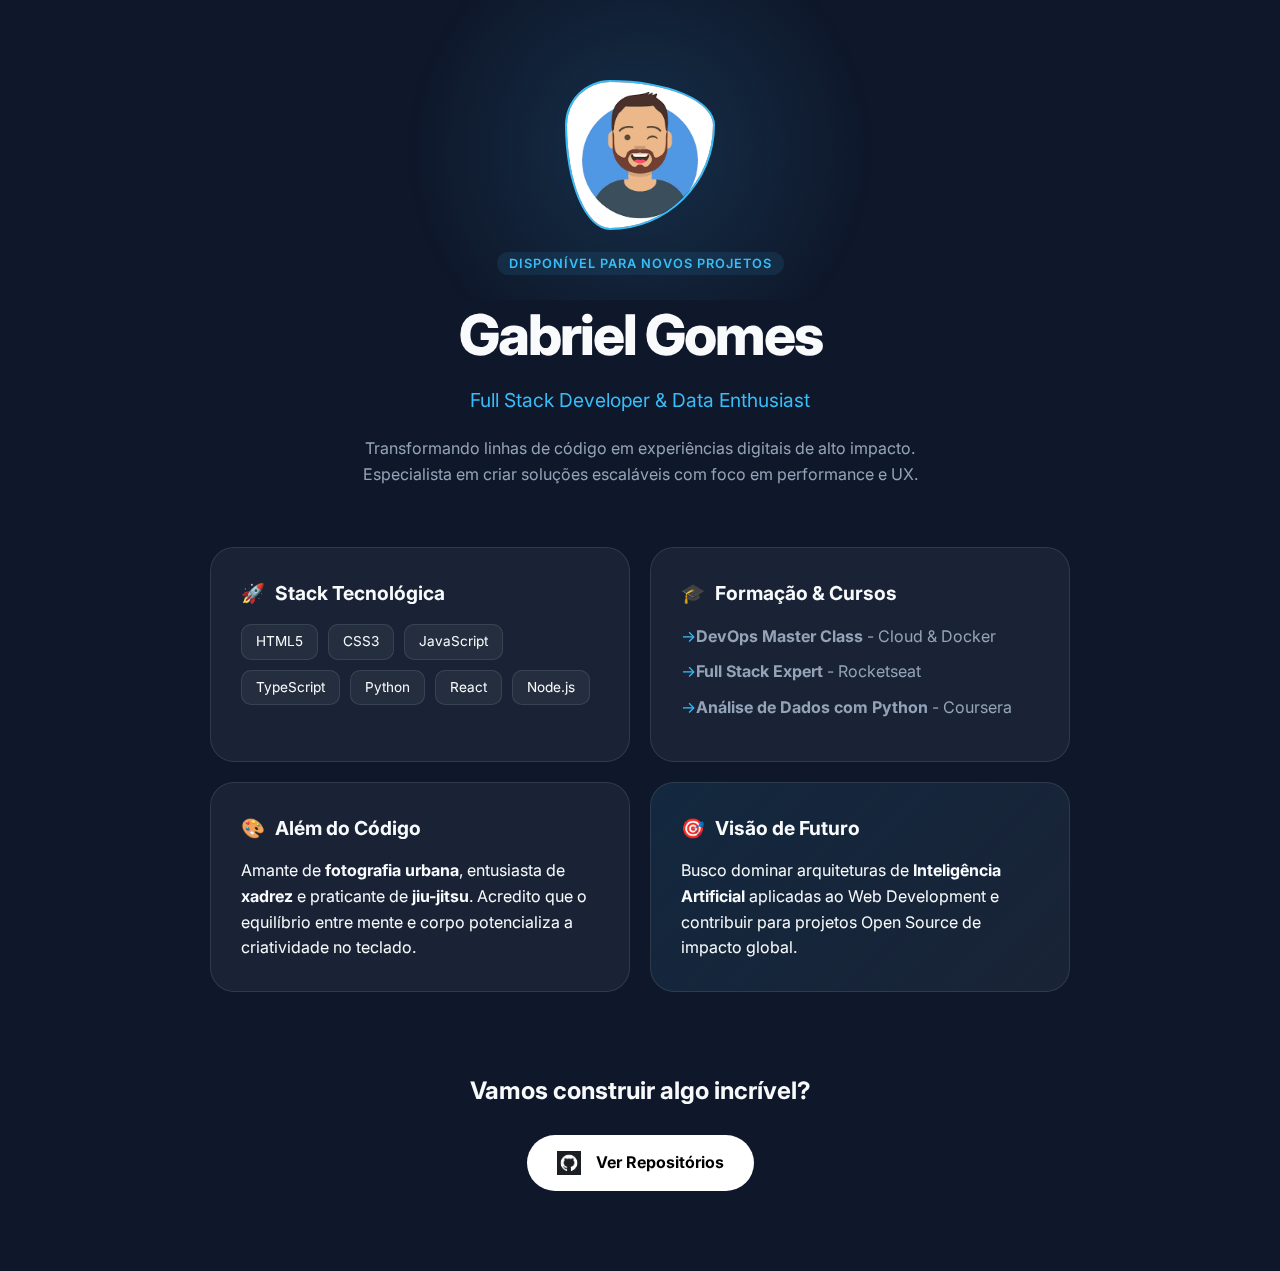
<file: index.html>
<!DOCTYPE html>
<html lang="pt-br">
<head>
    <meta charset="UTF-8">
    <meta name="viewport" content="width=device-width, initial-scale=1.0">
    <title>Gabriel Gomes | Portfólio Professional</title>
    <link rel="stylesheet" href="style.css">
    <link href="https://fonts.googleapis.com/css2?family=Inter:wght@300;400;600;800&display=swap" rel="stylesheet">
</head>
<body>
    <div class="background-glow"></div>
    
    <main class="container">
        <header class="profile-header">
            <div class="avatar-wrapper">
                <img src="img/download.png" alt="Gabriel Gomes" class="perfil">
            </div>
            <span class="badge">Disponível para novos projetos</span>
            <h1>Gabriel Gomes</h1>
            <p class="subtitle">Full Stack Developer & Data Enthusiast</p>
            <p class="bio">
                Transformando linhas de código em experiências digitais de alto impacto. 
                Especialista em criar soluções escaláveis com foco em performance e UX.
            </p>
        </header>

        <div class="content-grid">
            
            <section class="card skills-card">
                <h3><span class="icon">🚀</span> Stack Tecnológica</h3>
                <div class="skills-list">
                    <span>HTML5</span>
                    <span>CSS3</span>
                    <span>JavaScript</span>
                    <span>TypeScript</span>
                    <span>Python</span>
                    <span>React</span>
                    <span>Node.js</span>
                </div>
            </section>

            <section class="card">
                <h3><span class="icon">🎓</span> Formação & Cursos</h3>
                <ul class="list-items">
                    <li><strong>DevOps Master Class</strong> - Cloud & Docker</li>
                    <li><strong>Full Stack Expert</strong> - Rocketseat</li>
                    <li><strong>Análise de Dados com Python</strong> - Coursera</li>
                </ul>
            </section>

            <section class="card">
                <h3><span class="icon">🎨</span> Além do Código</h3>
                <p>Amante de <strong>fotografia urbana</strong>, entusiasta de <strong>xadrez</strong> e praticante de <strong>jiu-jitsu</strong>. Acredito que o equilíbrio entre mente e corpo potencializa a criatividade no teclado.</p>
            </section>

            <section class="card highlight">
                <h3><span class="icon">🎯</span> Visão de Futuro</h3>
                <p>Busco dominar arquiteturas de <strong>Inteligência Artificial</strong> aplicadas ao Web Development e contribuir para projetos Open Source de impacto global.</p>
            </section>
        </div>

        <footer class="projects-section">
            <h2>Vamos construir algo incrível?</h2>
            <div class="social-links">
                <a href="https://github.com/Gb-gomes" target="_blank" class="github-btn">
                    <img src="img/imgGit.png" alt="GitHub" class="git-icon">
                    Ver Repositórios
                </a>
            </div>
        </footer>
    </main>
</body>
</html>
</file>
<file: style.css>
:root {
    --bg: #0f172a;
    --card-bg: rgba(30, 41, 59, 0.7);
    --accent: #38bdf8;
    --text-main: #f8fafc;
    --text-dim: #94a3b8;
    --border: rgba(255, 255, 255, 0.1);
}

* {
    margin: 0;
    padding: 0;
    box-sizing: border-box;
}

body {
    background-color: var(--bg);
    font-family: 'Inter', sans-serif;
    color: var(--text-main);
    line-height: 1.6;
    overflow-x: hidden;
}


.background-glow {
    position: fixed;
    top: 0;
    left: 50%;
    transform: translateX(-50%);
    width: 600px;
    height: 300px;
    background: radial-gradient(circle, rgba(56, 189, 248, 0.15) 0%, rgba(15, 23, 42, 0) 70%);
    z-index: -1;
}

.container {
    max-width: 900px;
    margin: 0 auto;
    padding: 80px 20px;
}


.profile-header {
    text-align: center;
    margin-bottom: 60px;
}

.avatar-wrapper {
    position: relative;
    width: 150px;
    height: 150px;
    margin: 0 auto 20px;
}

.perfil {
    width: 100%;
    height: 100%;
    border-radius: 30% 70% 70% 30% / 30% 30% 70% 70%;
    border: 2px solid var(--accent);
    object-fit: cover;
    animation: morph 8s ease-in-out infinite;
}

@keyframes morph {
    0%, 100% { border-radius: 30% 70% 70% 30% / 30% 30% 70% 70%; }
    50% { border-radius: 50% 50% 20% 80% / 25% 80% 20% 75%; }
}

.badge {
    background: rgba(56, 189, 248, 0.1);
    color: var(--accent);
    padding: 4px 12px;
    border-radius: 20px;
    font-size: 0.8rem;
    font-weight: 600;
    text-transform: uppercase;
    letter-spacing: 1px;
}

h1 {
    font-size: 3.5rem;
    font-weight: 800;
    margin: 15px 0 5px;
    letter-spacing: -2px;
}

.subtitle {
    color: var(--accent);
    font-size: 1.2rem;
    font-weight: 400;
    margin-bottom: 20px;
}

.bio {
    max-width: 600px;
    margin: 0 auto;
    color: var(--text-dim);
}


.content-grid {
    display: grid;
    grid-template-columns: repeat(auto-fit, minmax(300px, 1fr));
    gap: 20px;
}

.card {
    background: var(--card-bg);
    backdrop-filter: blur(10px);
    border: 1px solid var(--border);
    padding: 30px;
    border-radius: 24px;
    transition: transform 0.3s ease, border-color 0.3s ease;
}

.card:hover {
    transform: translateY(-5px);
    border-color: var(--accent);
}

.card h3 {
    margin-bottom: 15px;
    font-size: 1.2rem;
    display: flex;
    align-items: center;
    gap: 10px;
}

.list-items {
    list-style: none;
    color: var(--text-dim);
}

.list-items li {
    margin-bottom: 10px;
    padding-left: 15px;
    position: relative;
}

.list-items li::before {
    content: "→";
    position: absolute;
    left: 0;
    color: var(--accent);
}


.skills-list {
    display: flex;
    flex-wrap: wrap;
    gap: 10px;
}

.skills-list span {
    background: rgba(255, 255, 255, 0.05);
    padding: 6px 14px;
    border-radius: 10px;
    font-size: 0.85rem;
    border: 1px solid var(--border);
}

.highlight {
    background: linear-gradient(135deg, rgba(56, 189, 248, 0.1) 0%, rgba(30, 41, 59, 0.7) 100%);
}

/* Footer & Social */
.projects-section {
    text-align: center;
    margin-top: 80px;
}

.github-btn {
    display: inline-flex;
    align-items: center;
    gap: 15px;
    background: white;
    color: black;
    text-decoration: none;
    padding: 15px 30px;
    border-radius: 50px;
    font-weight: 700;
    margin-top: 25px;
    transition: 0.3s;
}

.github-btn:hover {
    background: var(--accent);
    color: white;
    box-shadow: 0 10px 20px rgba(56, 189, 248, 0.3);
}

.git-icon {
    width: 24px;
}

@media (max-width: 600px) {
    h1 { font-size: 2.5rem; }
}
</file>
